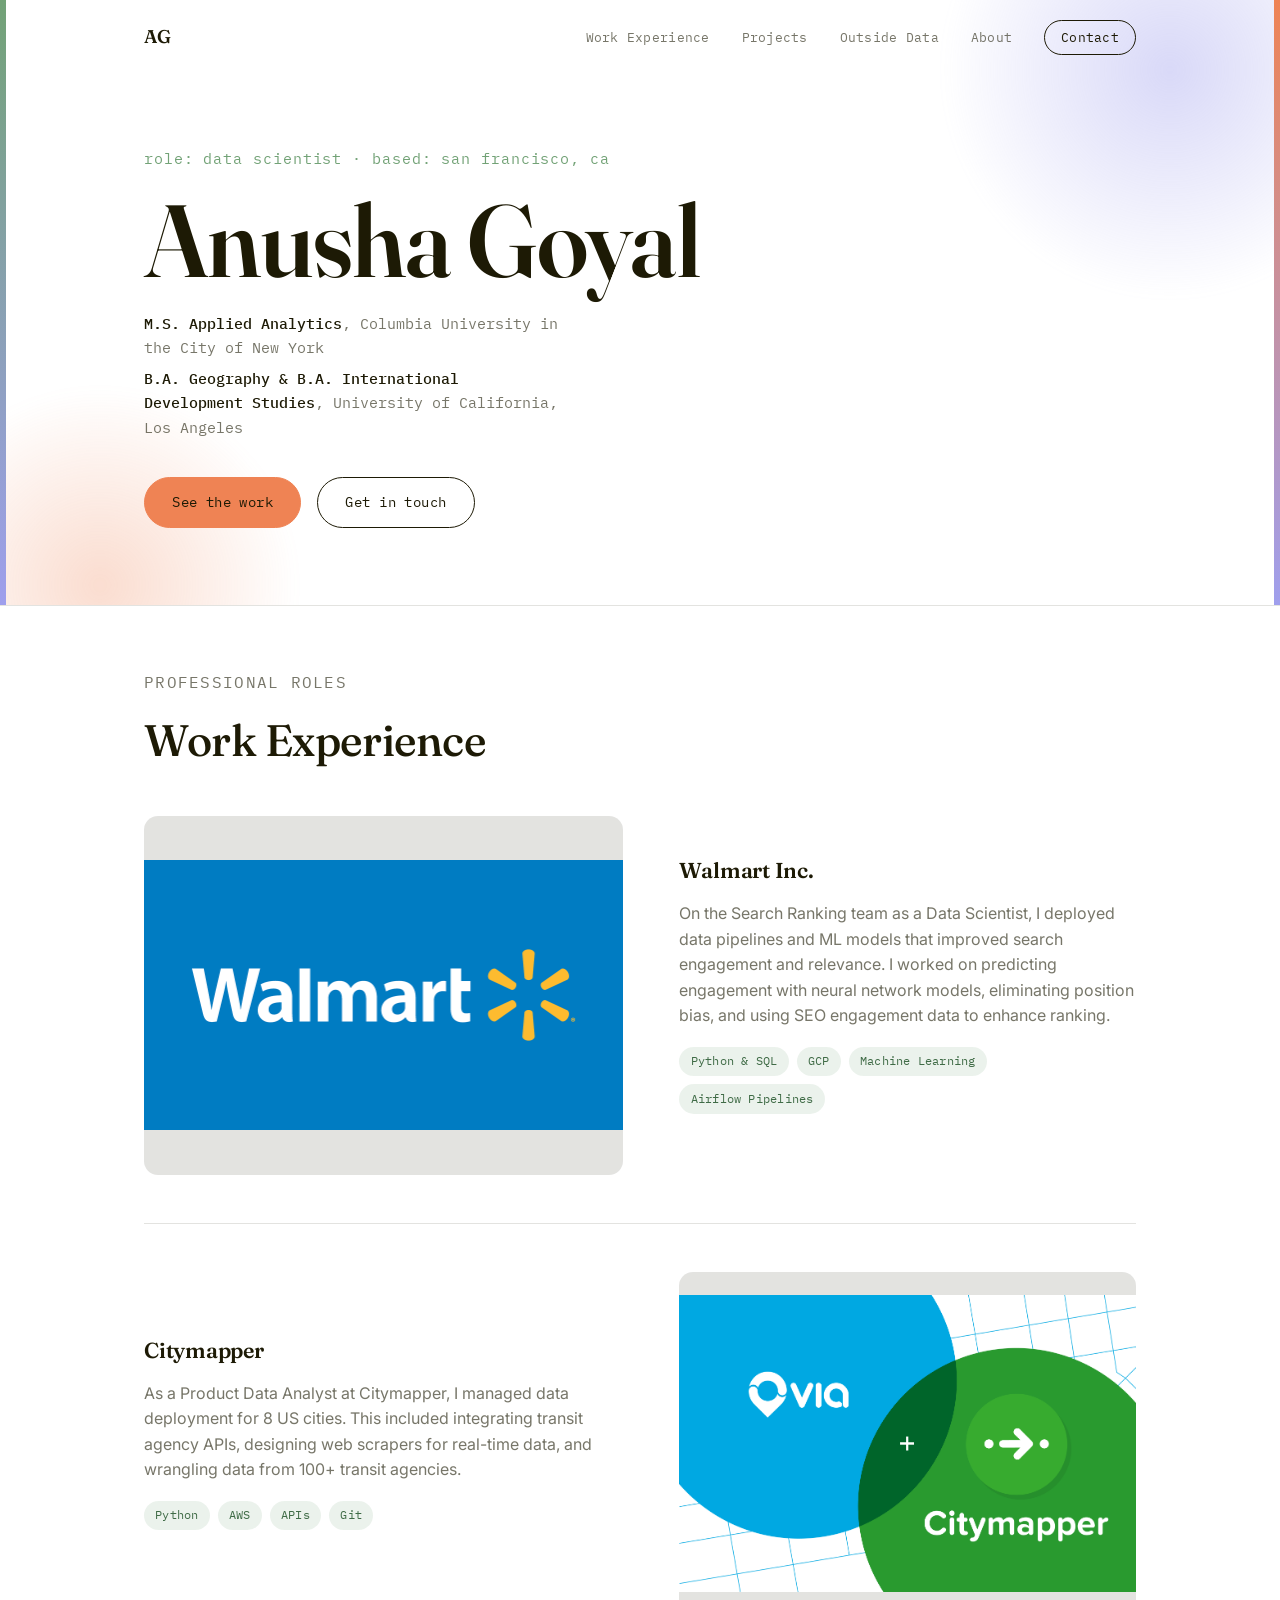
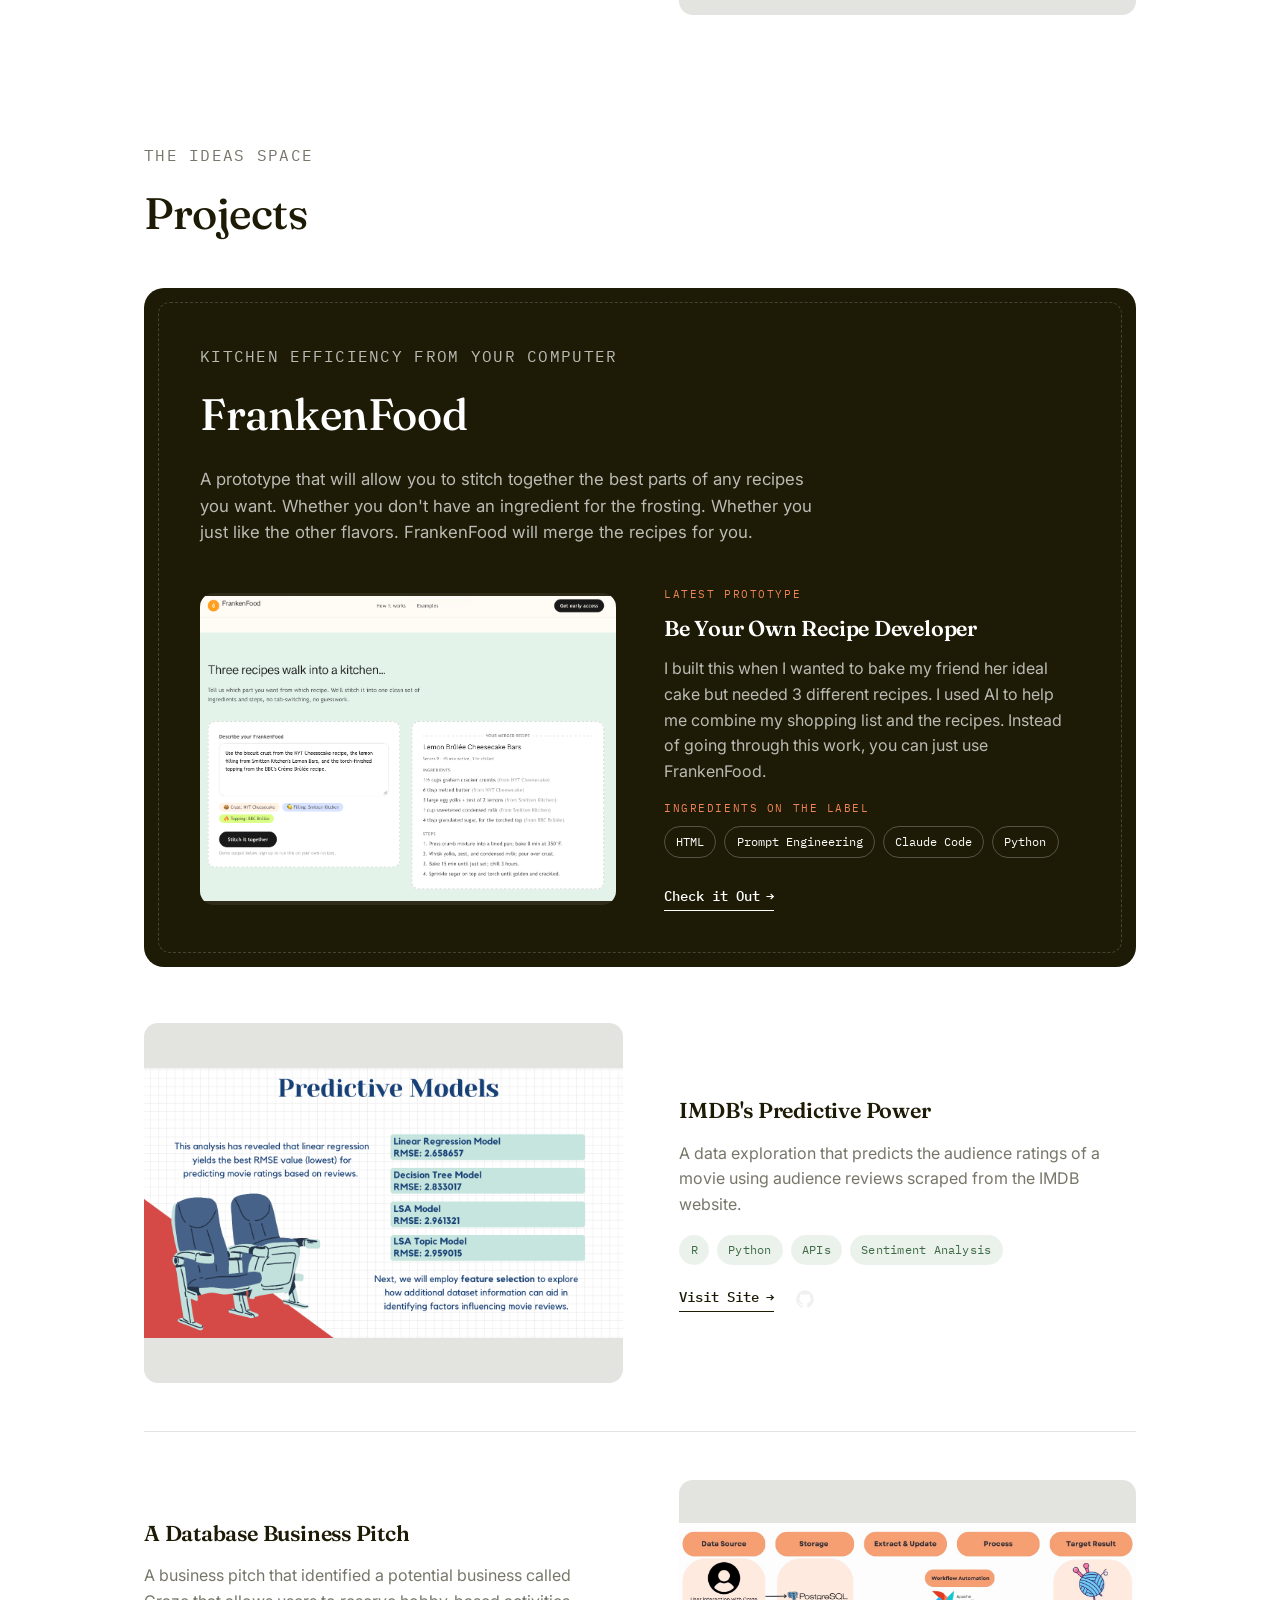
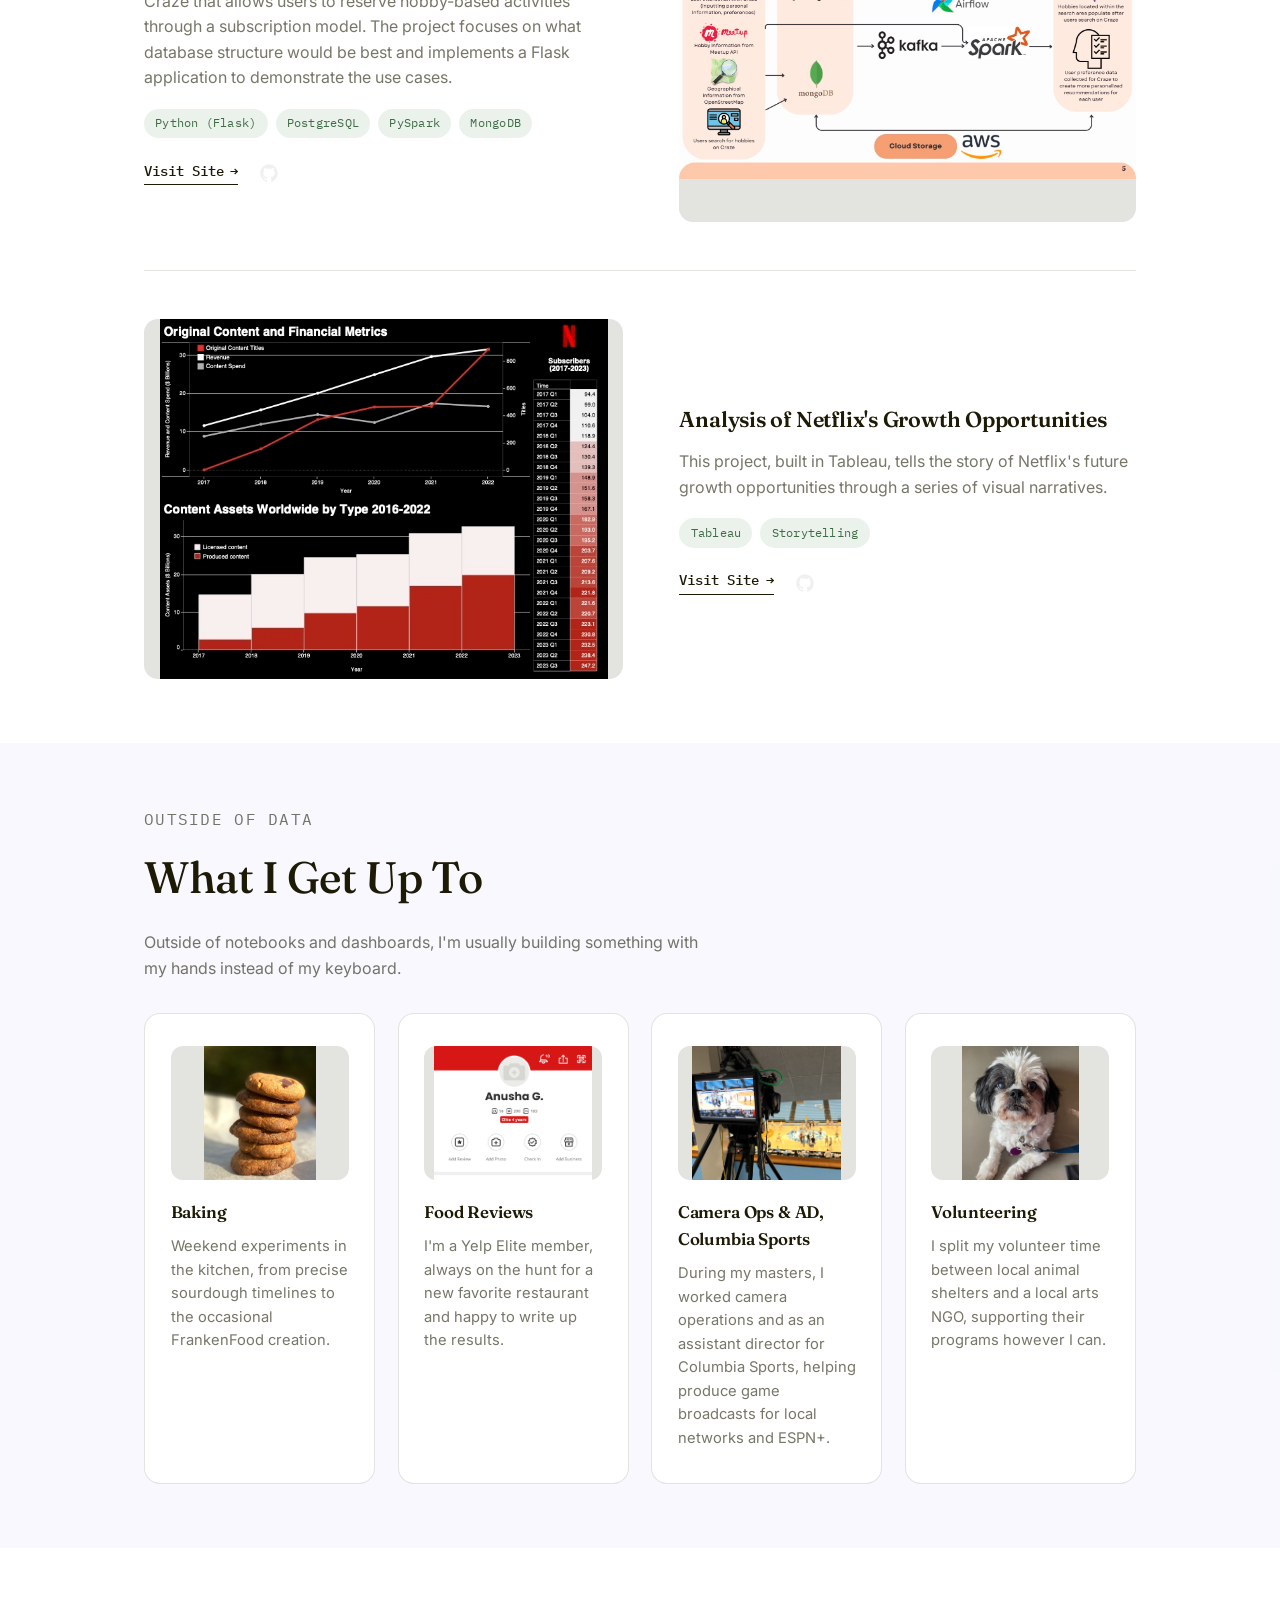
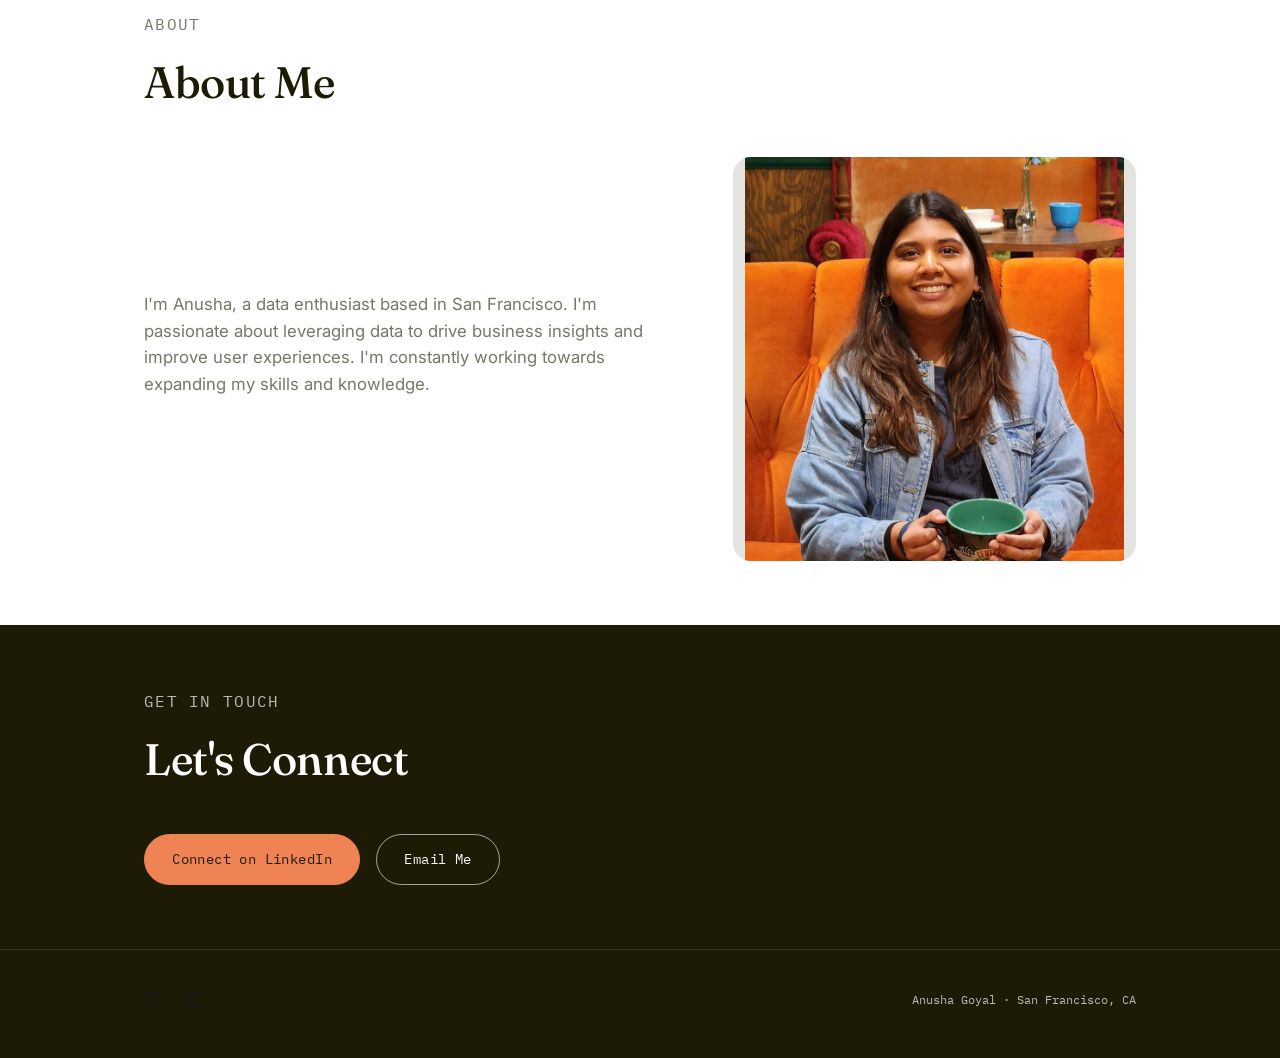
<file: index.html>
<!DOCTYPE html>
<html lang="en">

<head>
  <meta charset="UTF-8" />
  <meta name="viewport" content="width=device-width, initial-scale=1.0" />
  <link rel="shortcut icon" type="image/png" href="./images/favicon.jpg" />

  <title>Anusha Goyal</title>

  <meta name="description" content="Hi! I'm a tech professional who is passionate about harnessing the power of data to solve complex problems.">
  <meta name="keywords" content="Anusha Goyal, python, data science, product, SQL, machine learning" />

  <link rel="preconnect" href="https://fonts.googleapis.com">
  <link rel="preconnect" href="https://fonts.gstatic.com" crossorigin>
  <link href="https://fonts.googleapis.com/css2?family=Fraunces:opsz,wght@9..144,400;9..144,500;9..144,600;9..144,700&family=Inter:wght@400;500;600&family=IBM+Plex+Mono:wght@400;500&display=swap" rel="stylesheet">

  <link rel="stylesheet" href="index.css" />
</head>

<body>

  <!-- ***** Header / Nav ***** -->

  <header class="header" role="banner" id="top">
    <div class="row header__row">
      <nav class="nav" role="navigation">
        <a href="#top" class="nav__mark">AG</a>
        <ul class="nav__items">
          <li class="nav__item"><a href="#work-experience" class="nav__link">Work Experience</a></li>
          <li class="nav__item"><a href="#projects" class="nav__link">Projects</a></li>
          <li class="nav__item"><a href="#extracurriculars" class="nav__link">Outside Data</a></li>
          <li class="nav__item"><a href="#about" class="nav__link">About</a></li>
          <li class="nav__item"><a href="#contact" class="nav__link nav__link--cta">Contact</a></li>
        </ul>
      </nav>
    </div>

    <div class="header__glow" aria-hidden="true"></div>

    <div class="header__text-box row">
      <p class="header__eyebrow">role: data scientist &middot; based: san francisco, ca</p>
      <h1 class="heading-primary">
        <span>Anusha Goyal</span>
      </h1>
      <ul class="header__education">
        <li><span class="header__degree">M.S. Applied Analytics</span>, Columbia University in the City of New York</li>
        <li><span class="header__degree">B.A. Geography &amp; B.A. International Development Studies</span>, University of California, Los Angeles</li>
      </ul>
      <div class="header__actions">
        <a href="#work-experience" class="btn btn--pink">See the work</a>
        <a href="#contact" class="btn btn--outline">Get in touch</a>
      </div>
    </div>
  </header>

  <main role="main">

    <!-- ***** Work Experience ***** -->

    <section class="work" id="work-experience">
      <div class="row">
        <p class="section__eyebrow">professional roles</p>
        <h2>Work Experience</h2>
        <div class="work__boxes">

          <div class="work__box">
            <div class="work__image-box">
              <img src="./images/walmart.png" class="work__image" alt="Walmart Inc." />
            </div>
            <div class="work__text">
              <h3>Walmart Inc.</h3>
              <p>
                On the Search Ranking team as a Data Scientist, I deployed data pipelines and ML models that improved search engagement and relevance. I worked on predicting engagement with neural network models, eliminating position bias, and using SEO engagement data to enhance ranking.
              </p>
              <ul class="work__list">
                <li>Python &amp; SQL</li>
                <li>GCP</li>
                <li>Machine Learning</li>
                <li>Airflow Pipelines</li>
              </ul>
            </div>
          </div>

          <div class="work__box">
            <div class="work__image-box">
              <img src="./images/citymapper.png" class="work__image" alt="Citymapper" />
            </div>
            <div class="work__text">
              <h3>Citymapper</h3>
              <p>
                As a Product Data Analyst at Citymapper, I managed data deployment for 8 US cities. This included integrating transit agency APIs, designing web scrapers for real-time data, and wrangling data from 100+ transit agencies.
              </p>
              <ul class="work__list">
                <li>Python</li>
                <li>AWS</li>
                <li>APIs</li>
                <li>Git</li>
              </ul>
            </div>
          </div>

        </div>
      </div>
    </section>

    <!-- ***** Projects ***** -->

    <section class="projects" id="projects">
      <div class="row">
        <p class="section__eyebrow">The Ideas Space</p>
        <h2>Projects</h2>

        <div class="recipe-card">
          <div class="recipe-card__header">
            <p class="section__eyebrow section__eyebrow--on-dark">Kitchen Efficiency from your computer</p>
            <h2>FrankenFood</h2>
            <p class="recipe-card__tagline">
              A prototype that will allow you to stitch together the best parts of any recipes you want. Whether you don't have an ingredient for the frosting. Whether you just like the other flavors. FrankenFood will merge the recipes for you. 
            </p>
          </div>

          <div class="recipe-card__body">
            <div class="recipe-card__image-box">
              <img src="./images/frankenfood.jpg" class="recipe-card__image" alt="FrankenFood prototype" />
            </div>
            <div class="recipe-card__details">
              <p class="recipe-card__label">latest prototype</p>
              <h3>Be Your Own Recipe Developer</h3>
              <p>
                I built this when I wanted to bake my friend her ideal cake but needed 3 different recipes. I used AI to help me combine my shopping list and the recipes. Instead of going through this work, you can just use FrankenFood. 
              </p>
              <p class="recipe-card__label">ingredients on the label</p>
              <ul class="recipe-card__ingredients">
                <li>HTML</li>
                <li>Prompt Engineering</li>
                <li>Claude Code</li>
                <li>Python</li>
              </ul>
              <a href="/frankenfood/" class="link__text link__text--on-dark">
                Check it Out <span>&rarr;</span>
              </a>
            </div>
          </div>
        </div>

        <div class="work__boxes work__boxes--projects">

          <div class="work__box">
            <div class="work__image-box">
              <img src="./images/IMBD-slide.png" class="work__image" alt="IMDB Project" />
            </div>
            <div class="work__text">
              <h3>IMDB's Predictive Power</h3>
              <p>
                A data exploration that predicts the audience ratings of a movie using audience reviews scraped from the IMDB website.
              </p>
              <ul class="work__list">
                <li>R</li>
                <li>Python</li>
                <li>APIs</li>
                <li>Sentiment Analysis</li>
              </ul>
              <div class="work__links">
                <a href="https://github.com/goyal-anusha/portfolio/tree/main/IMDB%20review%20analysis" class="link__text">
                  Visit Site <span>&rarr;</span>
                </a>
                <a href="https://github.com/goyal-anusha/portfolio/tree/main/IMDB%20review%20analysis">
                  <img src="./images/github.svg" class="work__code" title="View Source Code" alt="GitHub">
                </a>
              </div>
            </div>
          </div>

          <div class="work__box">
            <div class="work__image-box">
              <img src="./images/database.jpg" class="work__image" alt="Database Design Project" />
            </div>
            <div class="work__text">
              <h3>A Database Business Pitch</h3>
              <p>
                A business pitch that identified a potential business called Craze that allows users to reserve hobby-based activities through a subscription model. The project focuses on what database structure would be best and implements a Flask application to demonstrate the use cases.
              </p>
              <ul class="work__list">
                <li>Python (Flask)</li>
                <li>PostgreSQL</li>
                <li>PySpark</li>
                <li>MongoDB</li>
              </ul>
              <div class="work__links">
                <a href="https://github.com/goyal-anusha/portfolio/tree/main/database_design_project" target="_blank" class="link__text">
                  Visit Site <span>&rarr;</span>
                </a>
                <a href="https://github.com/goyal-anusha/portfolio/tree/main/database_design_project" title="View Source Code" target="_blank">
                  <img src="./images/github.svg" class="work__code" alt="GitHub">
                </a>
              </div>
            </div>
          </div>

          <div class="work__box">
            <div class="work__image-box">
              <img src="./images/netflix_graphics.jpg" class="work__image" alt="Netflix Growth Project" />
            </div>
            <div class="work__text">
              <h3>Analysis of Netflix's Growth Opportunities</h3>
              <p>
                This project, built in Tableau, tells the story of Netflix's future growth opportunities through a series of visual narratives.
              </p>
              <ul class="work__list">
                <li>Tableau</li>
                <li>Storytelling</li>
              </ul>
              <div class="work__links">
                <a href="https://github.com/goyal-anusha/portfolio/tree/main/netflix_growth" class="link__text">
                  Visit Site <span>&rarr;</span>
                </a>
                <a href="https://github.com/goyal-anusha/portfolio/tree/main/netflix_growth">
                  <img src="./images/github.svg" class="work__code" title="View Source Code" alt="GitHub">
                </a>
              </div>
            </div>
          </div>

        </div>
      </div>
    </section>

    <!-- ***** Extracurriculars ***** -->

    <section class="extracurriculars" id="extracurriculars">
      <div class="row">
        <p class="section__eyebrow">outside of data</p>
        <h2>What I Get Up To</h2>
        <p class="extracurriculars__intro">
          Outside of notebooks and dashboards, I'm usually building something with my hands instead of my keyboard.
        </p>
        <div class="extracurriculars__grid">

          <div class="ex-card">
            <div class="ex-card__image-box">
              <img src="./images/hobby1.png" class="ex-card__image" alt="Baking" />
            </div>
            <h3>Baking</h3>
            <p>Weekend experiments in the kitchen, from precise sourdough timelines to the occasional FrankenFood creation.</p>
          </div>

          <div class="ex-card">
            <div class="ex-card__image-box">
              <img src="./images/hobby2.png" class="ex-card__image" alt="Food Reviews as a Yelp Elite" />
            </div>
            <h3>Food Reviews</h3>
            <p>I'm a Yelp Elite member, always on the hunt for a new favorite restaurant and happy to write up the results.</p>
          </div>

          <div class="ex-card">
            <div class="ex-card__image-box">
              <img src="./images/hobby3.png" class="ex-card__image" alt="Camera Operations and AD for Columbia Sports" />
            </div>
            <h3>Camera Ops &amp; AD, Columbia Sports</h3>
            <p>During my masters, I worked camera operations and as an assistant director for Columbia Sports, helping produce game broadcasts for local networks and ESPN+.</p>
          </div>

          <div class="ex-card">
            <div class="ex-card__image-box">
              <img src="./images/hobby4.png" class="ex-card__image" alt="Volunteering at animal shelters and a local arts NGO" />
            </div>
            <h3>Volunteering</h3>
            <p>I split my volunteer time between local animal shelters and a local arts NGO, supporting their programs however I can.</p>
          </div>

        </div>
      </div>
    </section>

    <!-- ***** About ***** -->

    <section class="about" id="about">
      <div class="row">
        <p class="section__eyebrow">about</p>
        <h2>About Me</h2>
        <div class="about__content">
          <div class="about__text">
            <p>
              I'm Anusha, a data enthusiast based in San Francisco. I'm passionate about leveraging data to drive business insights and improve user experiences. I'm constantly working towards expanding my skills and knowledge.
            </p>
          </div>

          <div class="about__photo-container">
            <img class="about__photo" src="./images/img_anusha.jpg" alt="Anusha Goyal" />
          </div>
        </div>
      </div>
    </section>
  </main>

  <!-- ***** Contact ***** -->

  <section class="contact" id="contact">
    <div class="row">
      <p class="section__eyebrow section__eyebrow--on-dark">get in touch</p>
      <h2>Let's Connect</h2>
      <div class="contact__info">
        <div class="contact__actions">
          <a href="https://www.linkedin.com/in/anusha-goyal/" class="btn btn--pink">Connect on LinkedIn</a>
          <a href="mailto:youremail@example.com" class="btn btn--outline btn--outline-dark">Email Me</a>
        </div>
      </div>
    </div>
  </section>

  <!-- ***** Footer ***** -->

  <footer role="contentinfo" class="footer">
    <div class="row">
      <ul class="footer__social-links">
        <li class="footer__social-link-item">
          <a href="https://github.com/goyal-anusha/" title="Link to Github Profile">
            <img src="./images/github.svg" class="footer__social-image" alt="Github">
          </a>
        </li>
        <li class="footer__social-link-item">
          <a href="https://www.linkedin.com/in/anusha-goyal/">
            <img src="./images/linkedin.svg" title="Link to Linkedin Profile" class="footer__social-image" alt="Linkedin">
          </a>
        </li>
      </ul>
      <p class="footer__note">Anusha Goyal &middot; San Francisco, CA</p>
    </div>
  </footer>

  <a href="#top" class="back-to-top" title="Back to Top">
    <img src="./images/arrow-up.svg" alt="Back to Top" class="back-to-top__image"/>
  </a>
  <script src="./index.js"></script>
</body>

</html>
</file>
<file: index.css>
/* =========================================================
   Tokens
   ========================================================= */
:root {
  --ink: #1D1A05;
  --periwinkle: #9F9FED;
  --paper: #FFFFFF;
  --sage: #72A276;
  --coral: #EF8354;

  --ink-60: rgba(29, 26, 5, 0.6);
  --ink-35: rgba(29, 26, 5, 0.35);
  --ink-12: rgba(29, 26, 5, 0.12);
  --paper-70: rgba(255, 255, 255, 0.7);

  --font-display: "Fraunces", Georgia, serif;
  --font-body: "Inter", -apple-system, BlinkMacSystemFont, sans-serif;
  --font-mono: "IBM Plex Mono", "Courier New", monospace;

  --row-width: 1120px;
  --edge: clamp(24px, 5vw, 64px);

  --ease: cubic-bezier(0.16, 1, 0.3, 1);
}

/* =========================================================
   Reset / base
   ========================================================= */
* { box-sizing: border-box; }

html { scroll-behavior: smooth; }

@media (prefers-reduced-motion: reduce) {
  html { scroll-behavior: auto; }
  * { animation-duration: 0.001ms !important; transition-duration: 0.001ms !important; }
}

body {
  margin: 0;
  background: var(--paper);
  color: var(--ink);
  font-family: var(--font-body);
  font-size: 16px;
  line-height: 1.6;
  -webkit-font-smoothing: antialiased;
}

img { max-width: 100%; display: block; }

a {
  color: inherit;
  text-decoration: none;
}

ul { margin: 0; padding: 0; list-style: none; }

.row {
  max-width: var(--row-width);
  margin: 0 auto;
  padding: 0 var(--edge);
}

h1, h2, h3 {
  font-family: var(--font-display);
  font-weight: 600;
  margin: 0;
  color: var(--ink);
  letter-spacing: -0.01em;
}

h2 {
  font-size: clamp(2rem, 4vw, 2.75rem);
  font-weight: 500;
  margin-bottom: 2.5rem;
}

h3 {
  font-size: 1.35rem;
  margin-bottom: 0.6rem;
}

p { margin: 0 0 1rem; }

:focus-visible {
  outline: 2px solid var(--periwinkle);
  outline-offset: 3px;
  border-radius: 2px;
}

/* =========================================================
   Eyebrows / section labels
   ========================================================= */
.section__eyebrow {
  font-family: var(--font-mono);
  font-size: 1rem;
  letter-spacing: 0.08em;
  text-transform: uppercase;
  color: var(--ink-60);
  margin: 0 0 0.6rem;
}

.section__eyebrow--on-dark {
  color: var(--paper-70);
}

/* =========================================================
   Buttons / links
   ========================================================= */
.btn {
  display: inline-block;
  padding: 0.85rem 1.7rem;
  font-family: var(--font-mono);
  font-size: 0.85rem;
  letter-spacing: 0.03em;
  border: 1.5px solid var(--ink);
  border-radius: 999px;
  transition: transform 0.25s var(--ease), background 0.25s var(--ease), color 0.25s var(--ease), border-color 0.25s var(--ease);
}

.btn:hover { transform: translateY(-2px); }

.btn--pink {
  background: var(--coral);
  border-color: var(--coral);
  color: var(--ink);
}
.btn--pink:hover { background: var(--ink); border-color: var(--ink); color: var(--paper); }

.btn--outline {
  background: transparent;
  color: var(--ink);
}
.btn--outline:hover { background: var(--ink); color: var(--paper); }

.link__text {
  display: inline-flex;
  align-items: center;
  gap: 0.4rem;
  font-family: var(--font-mono);
  font-size: 0.85rem;
  font-weight: 500;
  color: var(--ink);
  border-bottom: 1px solid var(--ink);
  padding-bottom: 2px;
  transition: gap 0.25s var(--ease), color 0.25s var(--ease), border-color 0.25s var(--ease);
}
.link__text span { transition: transform 0.25s var(--ease); }
.link__text:hover { gap: 0.65rem; color: var(--sage); border-color: var(--sage); }

.link__text--on-dark { color: var(--paper); border-color: var(--paper); }
.link__text--on-dark:hover { color: var(--periwinkle); border-color: var(--periwinkle); }

/* =========================================================
   Header / Nav
   ========================================================= */
.header {
  background: var(--paper);
  border-bottom: 1px solid var(--ink-12);
  position: relative;
  overflow: hidden;
}

.header::before,
.header::after {
  content: "";
  position: absolute;
  top: 0;
  bottom: 0;
  width: 6px;
  z-index: 2;
}

.header::before {
  left: 0;
  background: linear-gradient(180deg, var(--sage), var(--periwinkle));
}

.header::after {
  right: 0;
  background: linear-gradient(180deg, var(--coral), var(--periwinkle));
}

.header__glow {
  position: absolute;
  inset: 0;
  pointer-events: none;
  z-index: 0;
}

.header__glow::before {
  content: "";
  position: absolute;
  top: -160px;
  right: -120px;
  width: 460px;
  height: 460px;
  border-radius: 50%;
  background: radial-gradient(circle, rgba(159, 159, 237, 0.4), transparent 70%);
  filter: blur(6px);
}

.header__glow::after {
  content: "";
  position: absolute;
  bottom: -180px;
  left: -100px;
  width: 400px;
  height: 400px;
  border-radius: 50%;
  background: radial-gradient(circle, rgba(239, 131, 84, 0.28), transparent 70%);
  filter: blur(6px);
}

.header__row,
.header__text-box {
  position: relative;
  z-index: 1;
}

.header__row {
  padding-top: 1.4rem;
  padding-bottom: 1.4rem;
}

.nav {
  display: flex;
  align-items: center;
  justify-content: space-between;
}

.nav__mark {
  font-family: var(--font-display);
  font-weight: 600;
  font-size: 1.15rem;
}

.nav__items {
  display: flex;
  align-items: center;
  gap: clamp(1rem, 2.5vw, 2.1rem);
  flex-wrap: wrap;
}

.nav__link {
  font-family: var(--font-mono);
  font-size: 0.82rem;
  letter-spacing: 0.02em;
  color: var(--ink-60);
  transition: color 0.2s var(--ease);
}
.nav__link:hover { color: var(--ink); }

.nav__link--cta {
  color: var(--ink);
  padding: 0.5rem 1rem;
  border: 1.5px solid var(--ink);
  border-radius: 999px;
}
.nav__link--cta:hover { background: var(--ink); color: var(--paper); }

.header__text-box {
  padding: clamp(2.5rem, 6vw, 4.5rem) var(--edge) clamp(3rem, 6vw, 5rem);
}

.header__eyebrow {
  font-family: var(--font-mono);
  font-size: 0.95rem;
  letter-spacing: 0.06em;
  color: var(--sage);
  margin-bottom: 1.2rem;
}

.heading-primary {
  font-size: clamp(3.2rem, 9vw, 6.4rem);
  line-height: 0.98;
  margin-bottom: 1.3rem;
}

.heading-primary span { display: inline-block; }

.header__education {
  display: flex;
  flex-direction: column;
  gap: 0.4rem;
  font-family: var(--font-mono);
  font-size: 0.95rem;
  color: var(--ink-60);
  max-width: 46ch;
  margin-bottom: 2.4rem;
}

.header__degree {
  color: var(--ink);
  font-weight: 500;
}

.header__actions {
  display: flex;
  gap: 1rem;
  flex-wrap: wrap;
}

/* =========================================================
   Work
   ========================================================= */
.work {
  padding: clamp(2.5rem, 5vw, 4rem) 0;
}

.work__boxes {
  display: flex;
  flex-direction: column;
  gap: clamp(2rem, 4vw, 3rem);
}

.work__box {
  display: grid;
  grid-template-columns: 1.05fr 1fr;
  gap: clamp(2rem, 5vw, 3.5rem);
  align-items: center;
  padding-bottom: clamp(2rem, 4vw, 3rem);
  border-bottom: 1px solid var(--ink-12);
}

.work__boxes .work__box:last-child { border-bottom: none; padding-bottom: 0; }

.work__box:nth-child(even) .work__image-box { order: 2; }

.work__image-box {
  border-radius: 14px;
  overflow: hidden;
  background: var(--ink-12);
  aspect-ratio: 4 / 3;
  display: flex;
  align-items: center;
  justify-content: center;
}

.work__image {
  width: 100%;
  height: 100%;
  object-fit: contain;
  transition: transform 0.5s var(--ease);
}

.work__box:hover .work__image { transform: scale(1.04); }

.work__text h3 { margin-bottom: 0.75rem; }

.work__text p {
  color: var(--ink-60);
  max-width: 46ch;
}

.work__list {
  display: flex;
  flex-wrap: wrap;
  gap: 0.5rem;
  margin: 1.1rem 0 1.4rem;
}

.work__list li {
  font-family: var(--font-mono);
  font-size: 0.72rem;
  letter-spacing: 0.02em;
  padding: 0.35rem 0.7rem;
  border-radius: 999px;
  background: rgba(114, 162, 118, 0.14);
  color: #3f6b46;
}

.work__links {
  display: flex;
  align-items: center;
  gap: 1.3rem;
}

.work__code {
  width: 20px;
  height: 20px;
  opacity: 0.55;
  transition: opacity 0.2s var(--ease);
}
.work__code:hover { opacity: 1; }

/* =========================================================
   Extracurriculars
   ========================================================= */
.extracurriculars {
  padding: clamp(2.5rem, 5vw, 4rem) 0;
  background: rgba(159, 159, 237, 0.08);
}

.extracurriculars__intro {
  color: var(--ink-60);
  max-width: 56ch;
  margin-top: -1.4rem;
  margin-bottom: 2rem;
}

.extracurriculars__grid {
  display: grid;
  grid-template-columns: repeat(4, 1fr);
  gap: 1.4rem;
}

.ex-card {
  background: var(--paper);
  border: 1px solid var(--ink-12);
  border-radius: 16px;
  padding: 2rem 1.6rem;
  transition: transform 0.3s var(--ease), border-color 0.3s var(--ease), box-shadow 0.3s var(--ease);
}

.ex-card:hover {
  transform: translateY(-4px);
  border-color: var(--periwinkle);
  box-shadow: 0 16px 30px -20px rgba(29, 26, 5, 0.25);
}

.ex-card__image-box {
  border-radius: 12px;
  overflow: hidden;
  aspect-ratio: 4 / 3;
  background: var(--ink-12);
  margin-bottom: 1.2rem;
  display: flex;
  align-items: center;
  justify-content: center;
}

.ex-card__image {
  width: 100%;
  height: 100%;
  object-fit: contain;
  transition: transform 0.4s var(--ease);
}

.ex-card:hover .ex-card__image { transform: scale(1.05); }

.ex-card h3 { font-size: 1.05rem; }

.ex-card p {
  font-size: 0.92rem;
  color: var(--ink-60);
  margin-bottom: 0;
}

/* =========================================================
   Projects, opens with the "recipe card" treatment for FrankenFood
   ========================================================= */
.projects {
  padding: clamp(2.5rem, 5vw, 4rem) 0;
}

.projects .recipe-card { margin-top: 0.5rem; }

.work__boxes--projects {
  margin-top: clamp(2.5rem, 5vw, 3.5rem);
}

.recipe-card {
  background: var(--ink);
  border-radius: 20px;
  padding: clamp(2rem, 5vw, 3.5rem);
  color: var(--paper);
  position: relative;
  overflow: hidden;
}

.recipe-card::before {
  content: "";
  position: absolute;
  inset: 14px;
  border: 1px dashed rgba(255, 255, 255, 0.18);
  border-radius: 12px;
  pointer-events: none;
}

.recipe-card__header { max-width: 62ch; margin-bottom: 2.5rem; }

.recipe-card h2 { color: var(--paper); margin-bottom: 1rem; }

.recipe-card__tagline {
  color: var(--paper-70);
  font-size: 1.05rem;
  margin-bottom: 0;
}

.recipe-card__body {
  display: grid;
  grid-template-columns: 1fr 1fr;
  gap: clamp(2rem, 5vw, 3rem);
  align-items: center;
}

.recipe-card__image-box {
  border-radius: 14px;
  overflow: hidden;
  aspect-ratio: 4 / 3;
  background: rgba(255, 255, 255, 0.08);
  display: flex;
  align-items: center;
  justify-content: center;
}

.recipe-card__image { width: 100%; height: 100%; object-fit: contain; }

.recipe-card__label {
  font-family: var(--font-mono);
  font-size: 0.7rem;
  letter-spacing: 0.14em;
  text-transform: uppercase;
  color: var(--coral);
  margin-bottom: 0.5rem;
}

.recipe-card__details h3 { color: var(--paper); }

.recipe-card__details p:not(.recipe-card__label) { color: var(--paper-70); }

.recipe-card__ingredients {
  display: flex;
  flex-wrap: wrap;
  gap: 0.5rem;
  margin: 0 0 1.6rem;
}

.recipe-card__ingredients li {
  font-family: var(--font-mono);
  font-size: 0.72rem;
  padding: 0.35rem 0.7rem;
  border-radius: 999px;
  border: 1px solid rgba(255, 255, 255, 0.25);
  color: var(--paper);
}

/* =========================================================
   About
   ========================================================= */
.about { padding: clamp(2.5rem, 5vw, 4rem) 0; }

.about__content {
  display: grid;
  grid-template-columns: 1.3fr 1fr;
  gap: clamp(2.5rem, 6vw, 4rem);
  align-items: center;
}

.about__text p {
  color: var(--ink-60);
  font-size: 1.05rem;
  max-width: 52ch;
  margin-bottom: 1.8rem;
}

.about__photo-container {
  border-radius: 18px;
  overflow: hidden;
  aspect-ratio: 1 / 1;
  background: var(--ink-12);
  display: flex;
  align-items: center;
  justify-content: center;
}

.about__photo { width: 100%; height: 100%; object-fit: contain; }

/* =========================================================
   Contact
   ========================================================= */
.contact {
  background: var(--ink);
  color: var(--paper);
  padding: clamp(2.5rem, 5vw, 4rem) 0;
}

.contact h2 { color: var(--paper); }

.contact__info p {
  color: var(--paper-70);
  max-width: 56ch;
  font-size: 1.05rem;
  margin-bottom: 2rem;
}

.contact .btn--pink { color: var(--ink); }

.contact__actions {
  display: flex;
  gap: 1rem;
  flex-wrap: wrap;
}

.btn--outline-dark {
  border-color: rgba(255, 255, 255, 0.6);
  color: var(--paper);
}
.btn--outline-dark:hover {
  background: var(--paper);
  border-color: var(--paper);
  color: var(--ink);
}

/* =========================================================
   Footer
   ========================================================= */
.footer {
  background: var(--ink);
  padding: 2.5rem 0 3rem;
  border-top: 1px solid rgba(255, 255, 255, 0.12);
}

.footer .row {
  display: flex;
  align-items: center;
  justify-content: space-between;
  flex-wrap: wrap;
  gap: 1rem;
}

.footer__social-links {
  display: flex;
  gap: 1.1rem;
}

.footer__social-image {
  width: 20px;
  height: 20px;
  filter: invert(1);
  opacity: 0.7;
  transition: opacity 0.2s var(--ease);
}
.footer__social-image:hover { opacity: 1; }

.footer__note {
  font-family: var(--font-mono);
  font-size: 0.78rem;
  color: var(--paper-70);
  margin: 0;
}

/* =========================================================
   Back to top
   ========================================================= */
.back-to-top {
  position: fixed;
  right: clamp(16px, 3vw, 32px);
  bottom: clamp(16px, 3vw, 32px);
  width: 44px;
  height: 44px;
  border-radius: 50%;
  background: var(--periwinkle);
  display: flex;
  align-items: center;
  justify-content: center;
  box-shadow: 0 10px 24px -12px rgba(29, 26, 5, 0.4);
  opacity: 0;
  visibility: hidden;
  transform: translateY(8px);
  transition: opacity 0.25s var(--ease), transform 0.25s var(--ease), visibility 0.25s;
  z-index: 20;
}

.back-to-top.is-visible {
  opacity: 1;
  visibility: visible;
  transform: translateY(0);
}

.back-to-top__image {
  width: 16px;
  height: 16px;
}

/* =========================================================
   Responsive
   ========================================================= */
@media (max-width: 900px) {
  .extracurriculars__grid { grid-template-columns: repeat(2, 1fr); }
  .work__box { grid-template-columns: 1fr; }
  .work__box:nth-child(even) .work__image-box { order: 0; }
  .recipe-card__body { grid-template-columns: 1fr; }
  .about__content { grid-template-columns: 1fr; }
  .about__photo-container { max-width: 320px; }
}

@media (max-width: 640px) {
  .nav { flex-wrap: wrap; gap: 1rem; }
  .nav__items { gap: 0.9rem 1.3rem; }
  .extracurriculars__grid { grid-template-columns: 1fr; }
  .header__actions { flex-direction: column; align-items: flex-start; }
}
</file>
